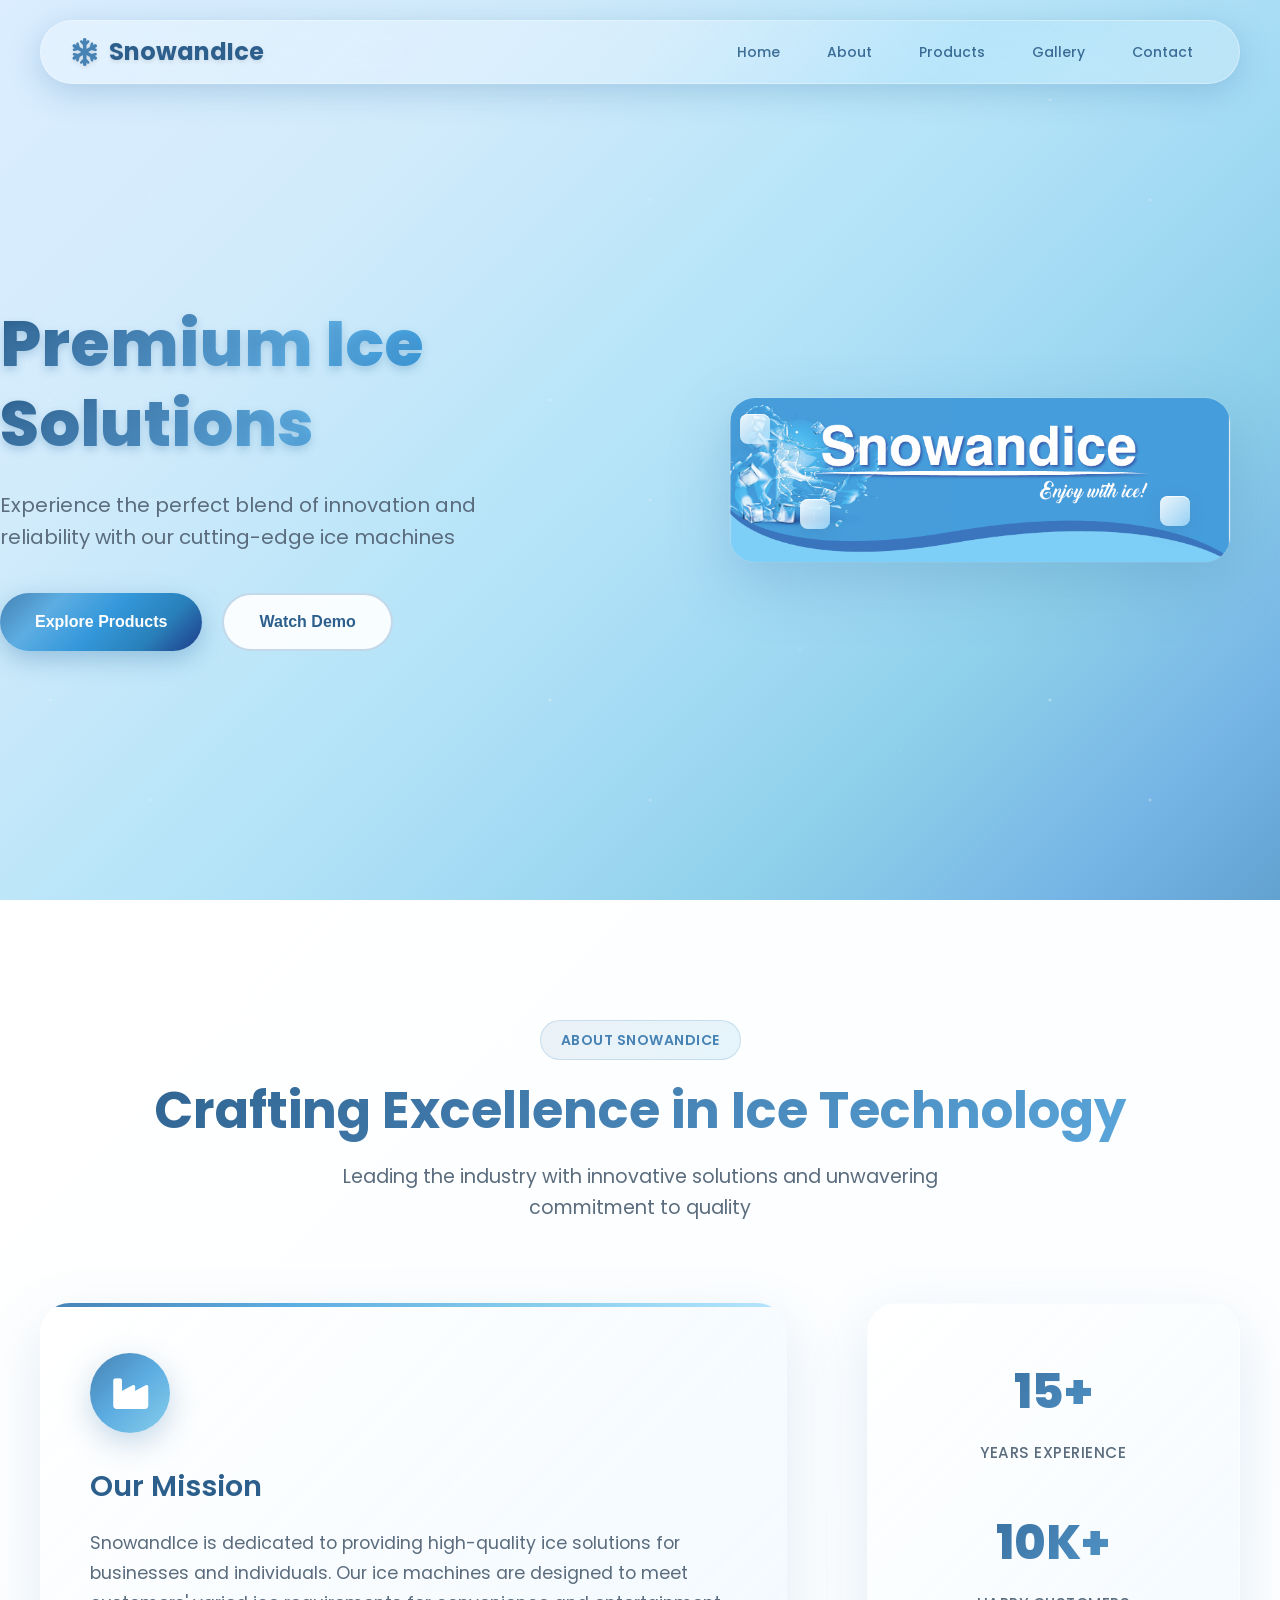
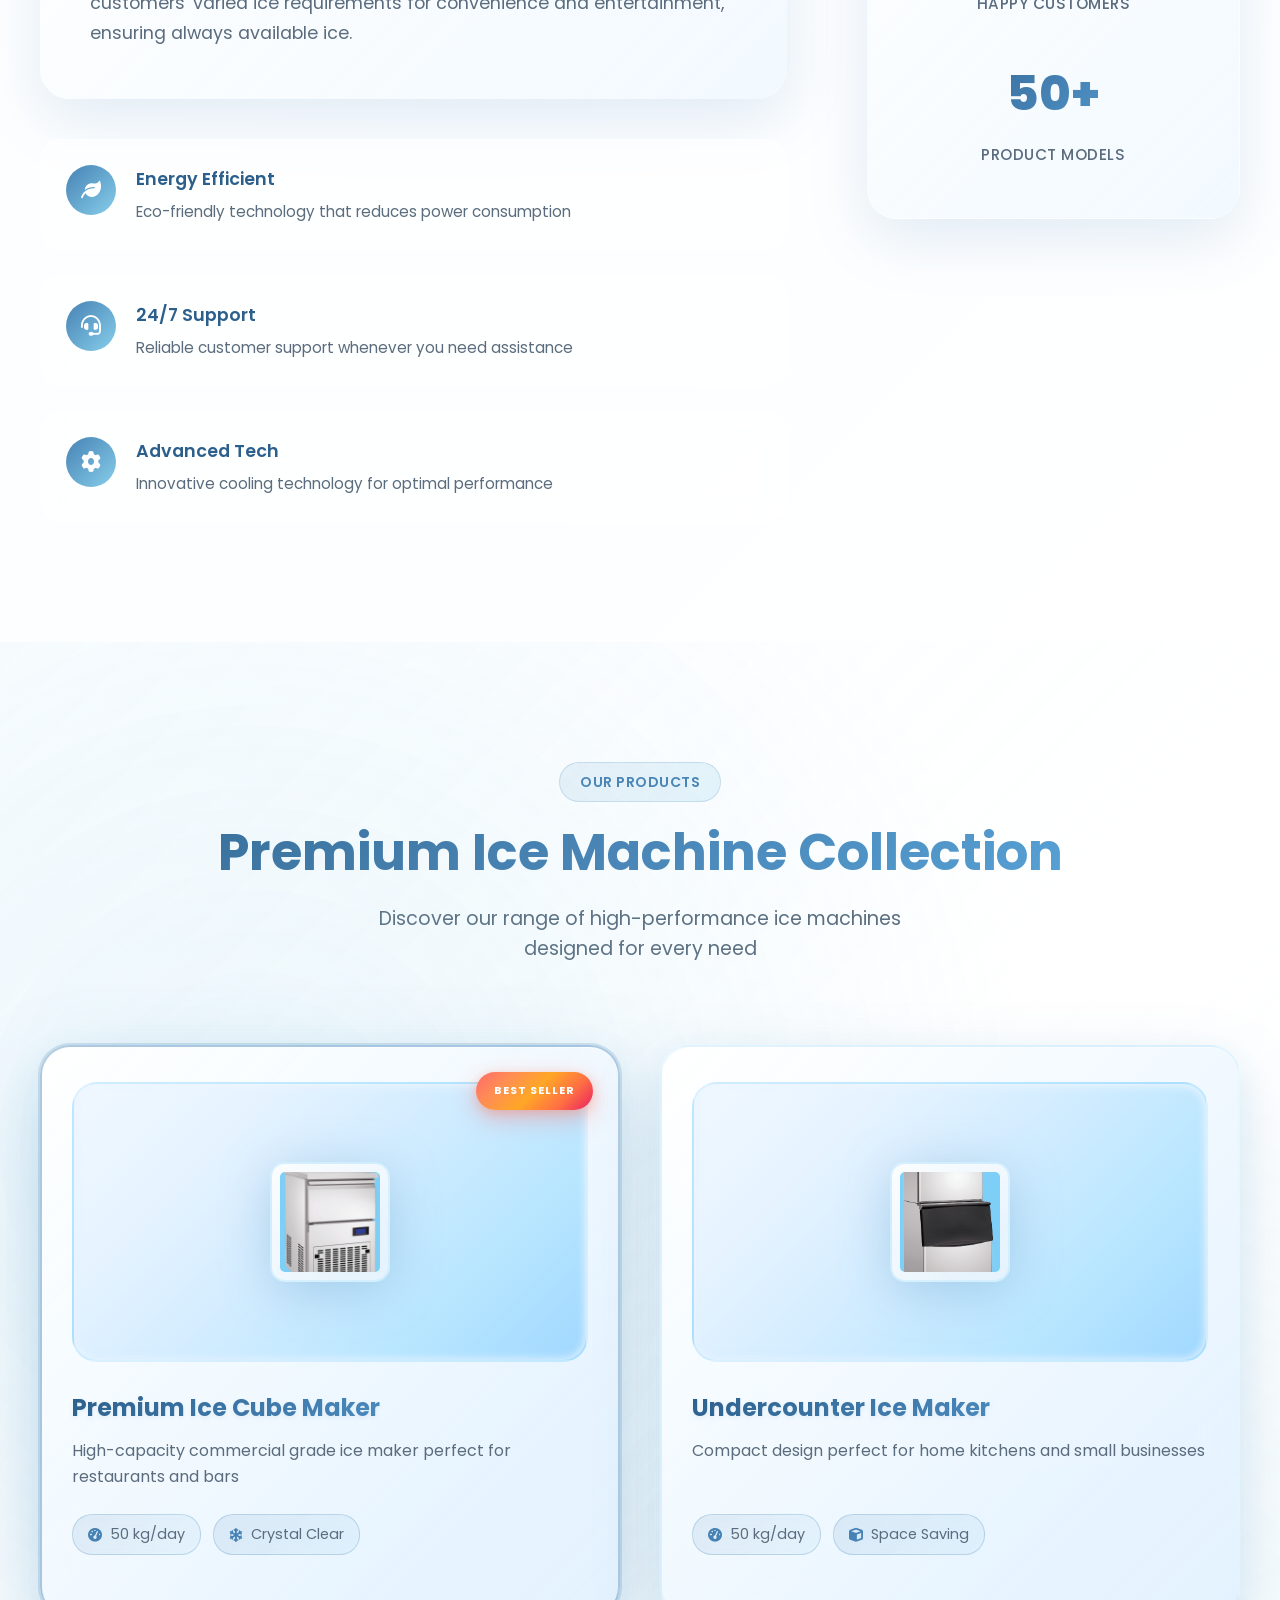
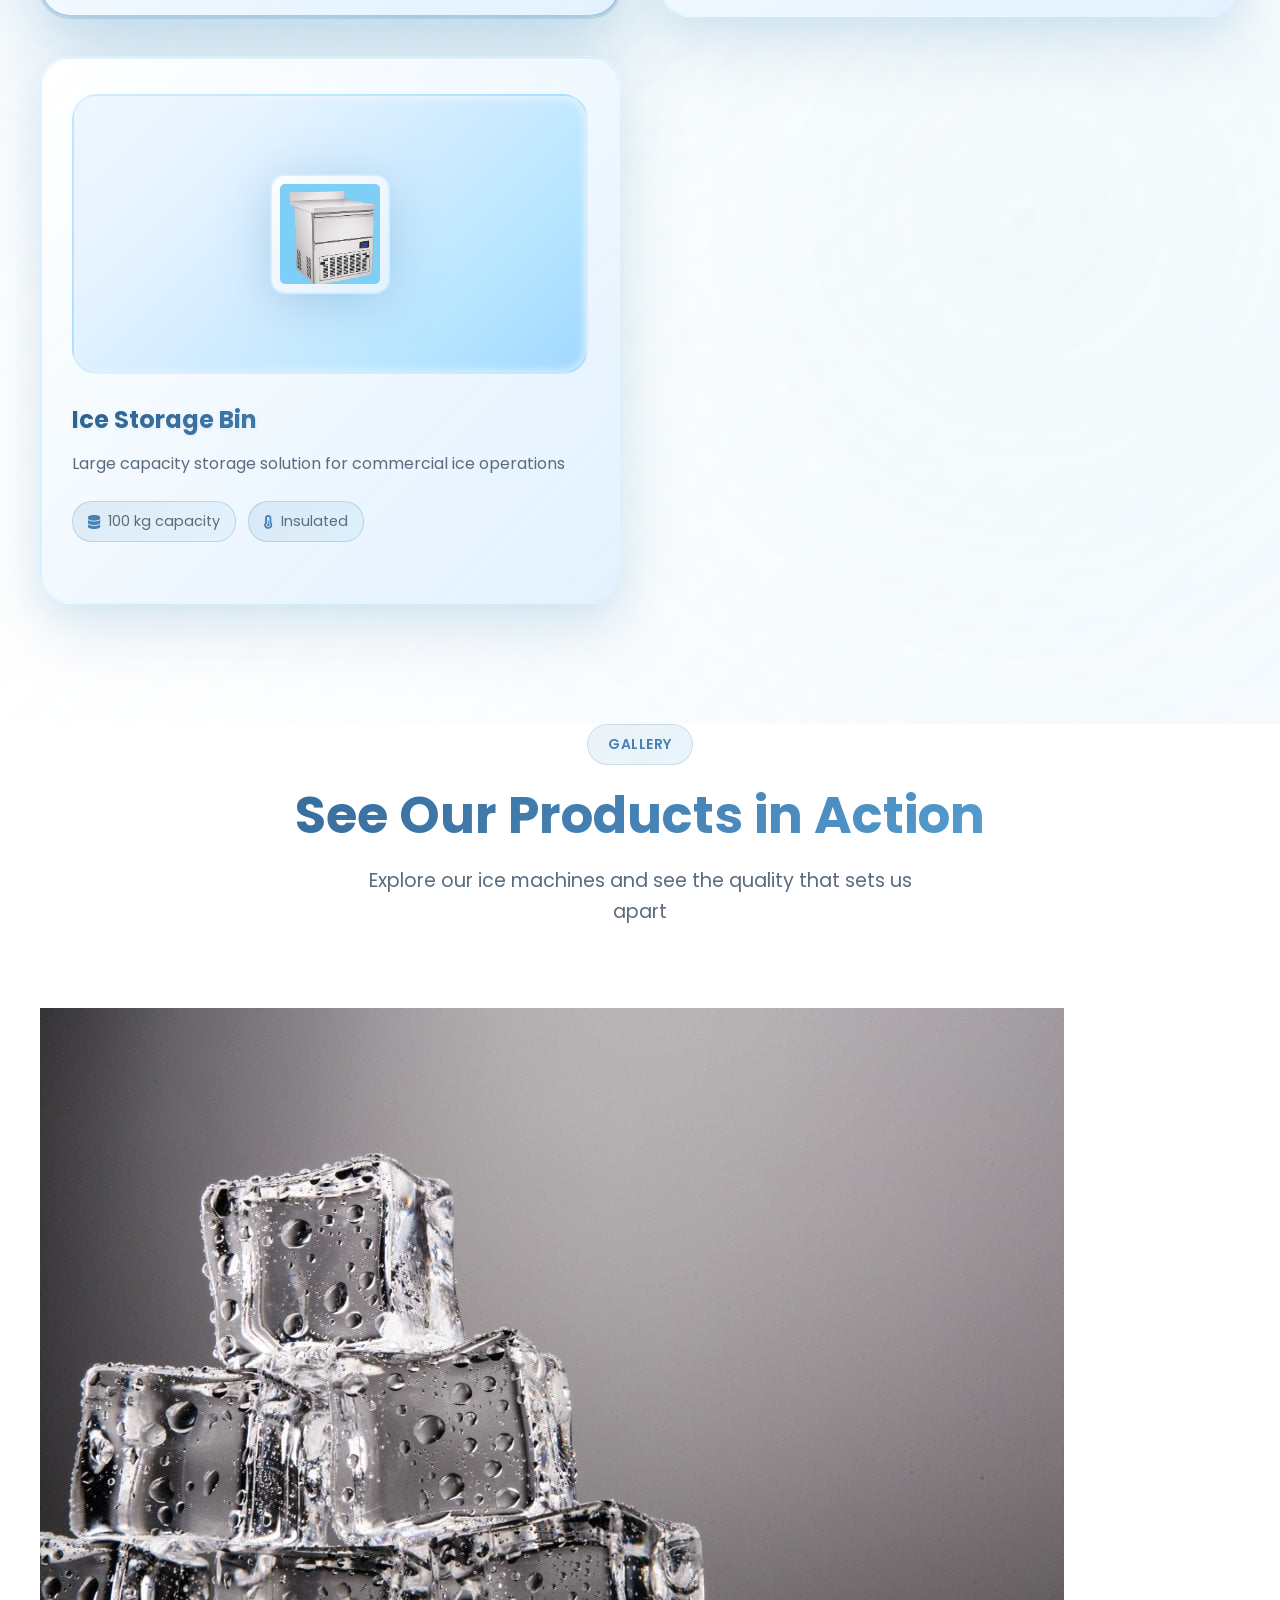
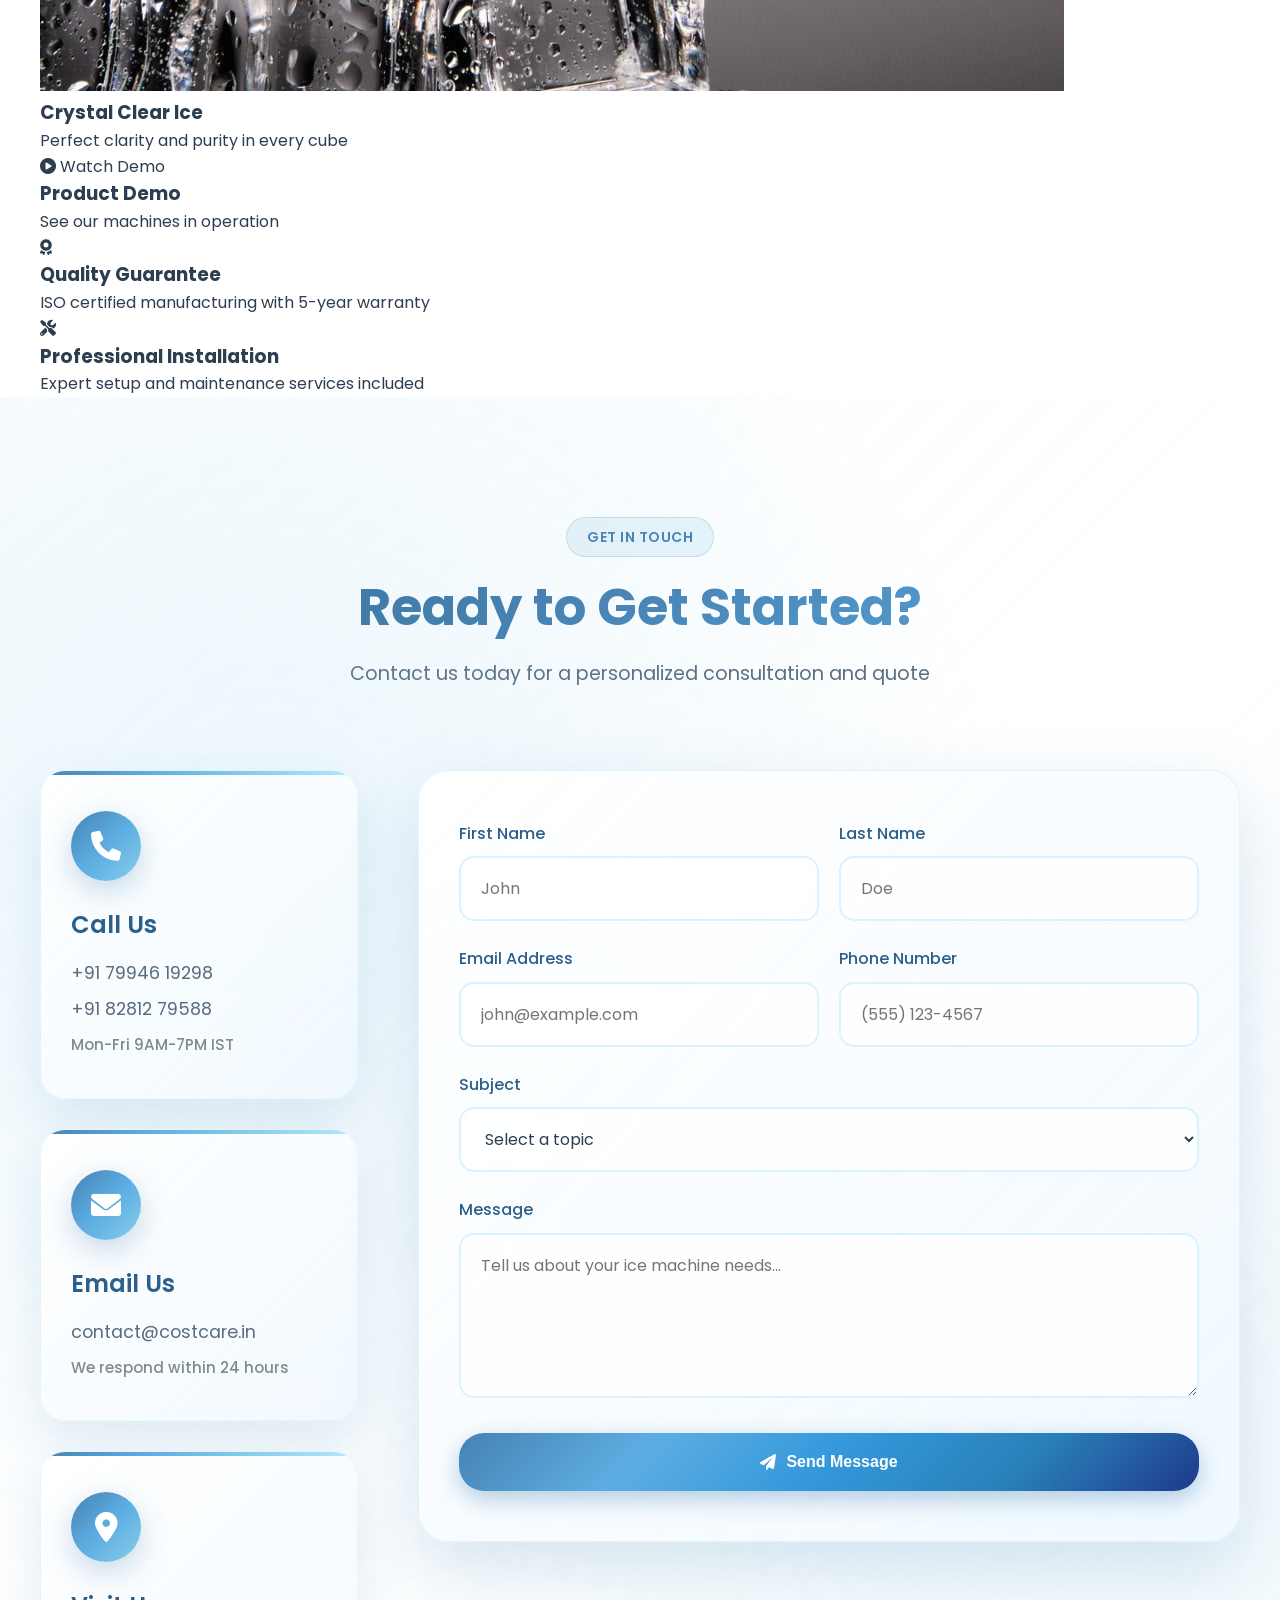
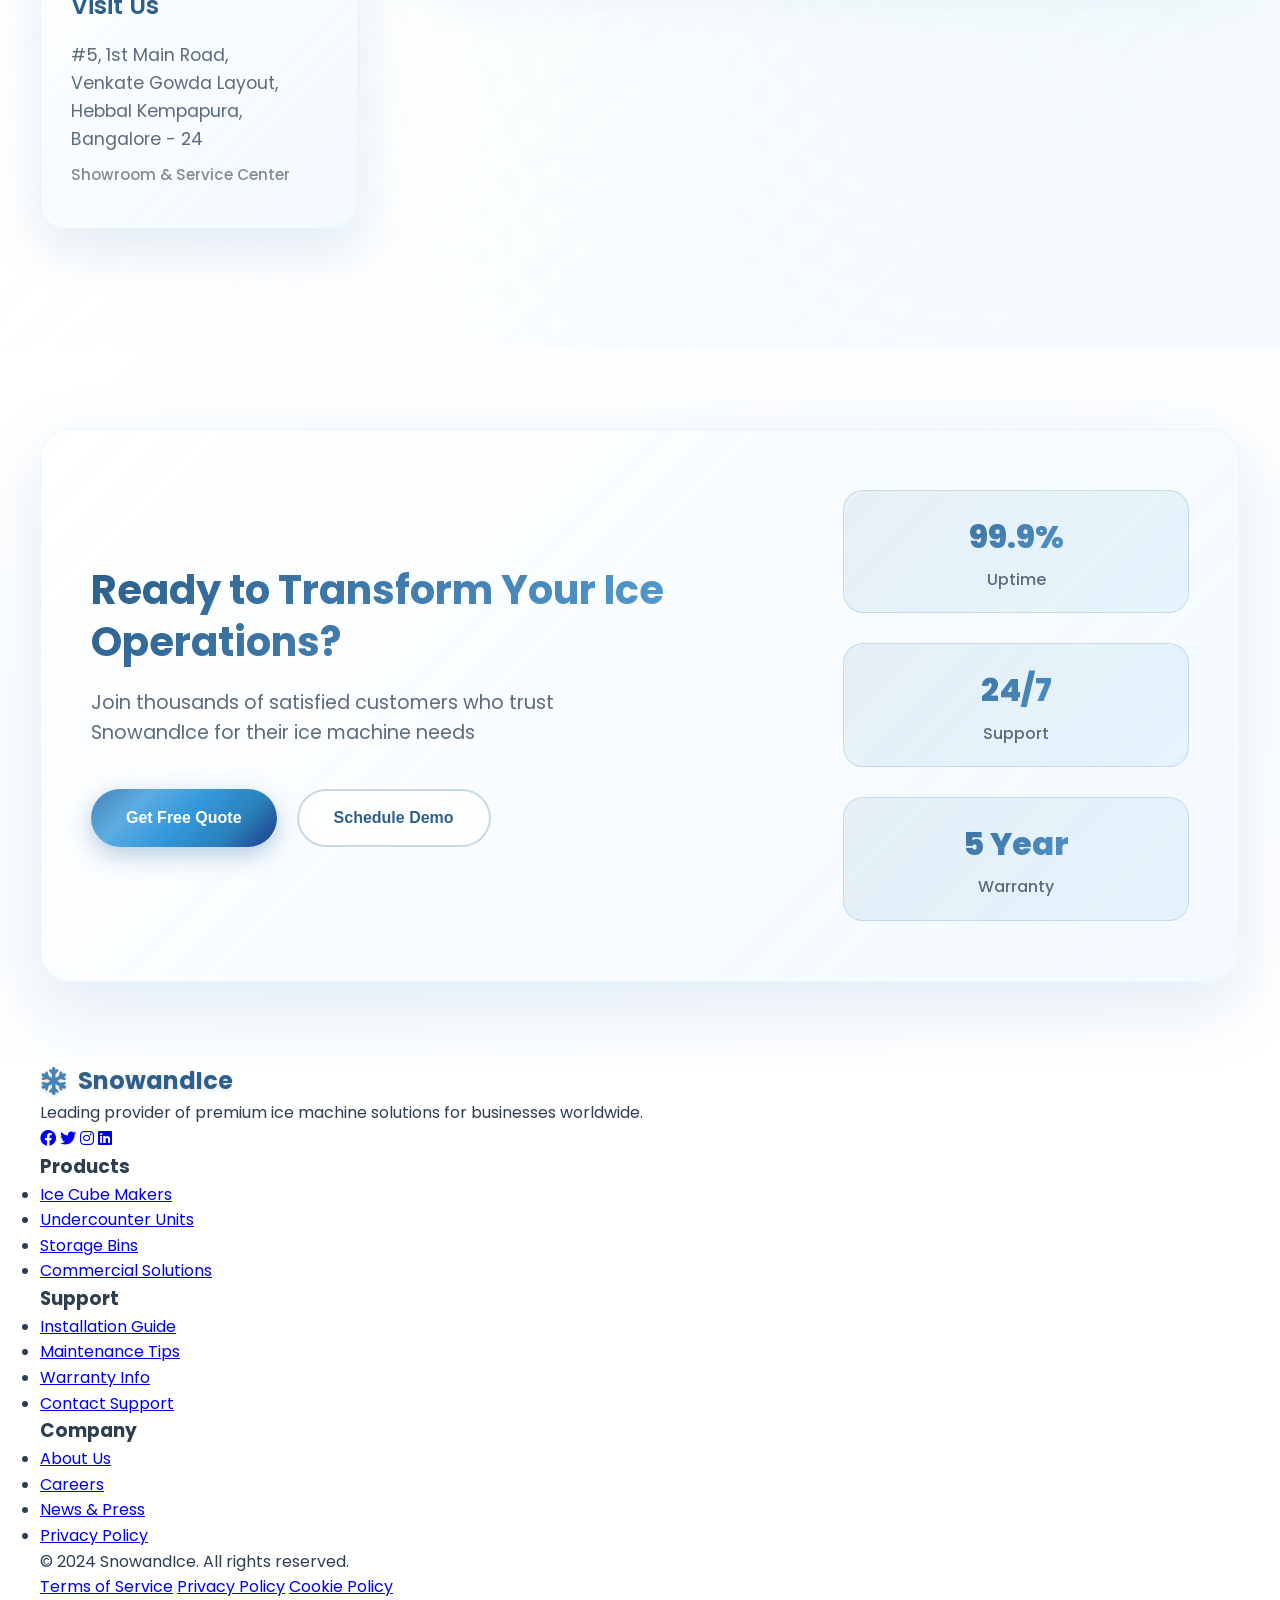
<file: index.html>
<!DOCTYPE html>
<html lang="en">
<head>
    <meta charset="UTF-8">
    <meta name="viewport" content="width=device-width, initial-scale=1.0">
    <title>Snowandice</title>
    <link rel="stylesheet" href="styles.css">
    <link href="https://fonts.googleapis.com/css2?family=Poppins:wght@300;400;500;600;700&display=swap" rel="stylesheet">
    <link rel="stylesheet" href="https://cdnjs.cloudflare.com/ajax/libs/font-awesome/6.0.0/css/all.min.css">
</head>
<body>
    <!-- Hero Section with Navigation -->
    <section class="hero-section">
        <!-- Floating Navigation -->
        <nav class="floating-nav">
            <div class="nav-container">
                <div class="brand-logo">
                    <i class="fas fa-snowflake"></i>
                    <span>SnowandIce</span>
                </div>
                <div class="nav-menu">
                    <a href="#home" class="nav-item active">Home</a>
                    <a href="#about" class="nav-item">About</a>
                    <a href="#products" class="nav-item">Products</a>
                    <a href="#gallery" class="nav-item">Gallery</a>
                    <a href="#contact" class="nav-item">Contact</a>
                </div>
                <button class="menu-toggle">
                    <span></span>
                    <span></span>
                    <span></span>
                </button>
            </div>
        </nav>
        
        <!-- Hero Content -->
        <div class="hero-content">
            <div class="hero-background">
                <div class="gradient-overlay"></div>
                <div class="ice-particles"></div>
            </div>
            <div class="hero-text">
                <h1 class="hero-title">
                    <span class="title-line">Premium Ice</span>
                    <span class="title-line">Solutions</span>
                </h1>
                <p class="hero-subtitle">Experience the perfect blend of innovation and reliability with our cutting-edge ice machines</p>
                <div class="hero-actions">
                    <button class="cta-primary">Explore Products</button>
                    <button class="cta-secondary">Watch Demo</button>
                </div>
            </div>
            <div class="hero-image">
                <img src="header-banner.png" alt="Premium Ice Machine" class="main-product-image">
                <div class="floating-elements">
                    <div class="ice-cube cube-1"></div>
                    <div class="ice-cube cube-2"></div>
                    <div class="ice-cube cube-3"></div>
                </div>
            </div>
        </div>
    </section>

    <!-- Main Content -->
    <main class="main-content">
        <!-- About Section -->
        <section id="about" class="about-section">
            <div class="container">
                <div class="section-header">
                    <span class="section-tag">About SnowandIce</span>
                    <h2 class="section-title">Crafting Excellence in Ice Technology</h2>
                    <p class="section-subtitle">Leading the industry with innovative solutions and unwavering commitment to quality</p>
                </div>
                
                <div class="about-grid">
                    <div class="about-content">
                        <div class="story-card">
                            <div class="story-icon">
                                <i class="fas fa-industry"></i>
                            </div>
                            <h3>Our Mission</h3>
                            <p>SnowandIce is dedicated to providing high-quality ice solutions for businesses and individuals. Our ice machines are designed to meet customers' varied ice requirements for convenience and entertainment, ensuring always available ice.</p>
                        </div>
                        
                        <div class="features-grid">
                            <div class="feature-item">
                                <div class="feature-icon">
                                    <i class="fas fa-leaf"></i>
                                </div>
                                <div class="feature-content">
                                    <h4>Energy Efficient</h4>
                                    <p>Eco-friendly technology that reduces power consumption</p>
                                </div>
                            </div>
                            <div class="feature-item">
                                <div class="feature-icon">
                                    <i class="fas fa-headset"></i>
                                </div>
                                <div class="feature-content">
                                    <h4>24/7 Support</h4>
                                    <p>Reliable customer support whenever you need assistance</p>
                                </div>
                            </div>
                            <div class="feature-item">
                                <div class="feature-icon">
                                    <i class="fas fa-cog"></i>
                                </div>
                                <div class="feature-content">
                                    <h4>Advanced Tech</h4>
                                    <p>Innovative cooling technology for optimal performance</p>
                                </div>
                            </div>
                        </div>
                    </div>
                    
                    <div class="about-visual">
                        <div class="stats-container">
                            <div class="stat-item">
                                <div class="stat-number">15+</div>
                                <div class="stat-label">Years Experience</div>
                            </div>
                            <div class="stat-item">
                                <div class="stat-number">10K+</div>
                                <div class="stat-label">Happy Customers</div>
                            </div>
                            <div class="stat-item">
                                <div class="stat-number">50+</div>
                                <div class="stat-label">Product Models</div>
                            </div>
                        </div>
                    </div>
                </div>
            </div>
        </section>
        
        <!-- Products Section -->
        <section id="products" class="products-section">
            <div class="container">
                <div class="section-header">
                    <span class="section-tag">Our Products</span>
                    <h2 class="section-title">Premium Ice Machine Collection</h2>
                    <p class="section-subtitle">Discover our range of high-performance ice machines designed for every need</p>
                </div>
                
                <div class="products-showcase">
                    <div class="product-card featured">
                        <div class="product-badge">Best Seller</div>
                        <div class="product-image-container">
                            <img src="Ice-Cube-Maker.png" alt="Ice Cube Maker" class="product-image">
                            <div class="product-overlay">
                                <button class="quick-view">Quick View</button>
                            </div>
                        </div>
                        <div class="product-info">
                            <h3>Premium Ice Cube Maker</h3>
                            <p class="product-description">High-capacity commercial grade ice maker perfect for restaurants and bars</p>
                            <div class="product-specs">
                                <span class="spec"><i class="fas fa-tachometer-alt"></i>50 kg/day</span>
                                <span class="spec"><i class="fas fa-snowflake"></i>Crystal Clear</span>
                            </div>
                        </div>
                    </div>
                    
                    <div class="product-card">
                        <div class="product-image-container">
                            <img src="Undercounter-Ice-Maker.png" alt="Undercounter Ice Maker" class="product-image">
                            <div class="product-overlay">
                                <button class="quick-view">Quick View</button>
                            </div>
                        </div>
                        <div class="product-info">
                            <h3>Undercounter Ice Maker</h3>
                            <p class="product-description">Compact design perfect for home kitchens and small businesses</p>
                            <div class="product-specs">
                                <span class="spec"><i class="fas fa-tachometer-alt"></i>50 kg/day</span>
                                <span class="spec"><i class="fas fa-cube"></i>Space Saving</span>
                            </div>
                        </div>
                    </div>
                    
                    <div class="product-card">
                        <div class="product-image-container">
                            <img src="Ice-Storage-Bin.png" alt="Ice Storage Bin" class="product-image">
                            <div class="product-overlay">
                                <button class="quick-view">Quick View</button>
                            </div>
                        </div>
                        <div class="product-info">
                            <h3>Ice Storage Bin</h3>
                            <p class="product-description">Large capacity storage solution for commercial ice operations</p>
                            <div class="product-specs">
                                <span class="spec"><i class="fas fa-database"></i>100 kg capacity</span>
                                <span class="spec"><i class="fas fa-thermometer-half"></i>Insulated</span>
                            </div>
                        </div>
                    </div>
                </div>
            </div>
        </section>

        <!-- Gallery Section -->
        <section id="gallery" class="gallery-section">
            <div class="container">
                <div class="section-header">
                    <span class="section-tag">Gallery</span>
                    <h2 class="section-title">See Our Products in Action</h2>
                    <p class="section-subtitle">Explore our ice machines and see the quality that sets us apart</p>
                </div>
                
                <div class="gallery-grid">
                    <div class="gallery-item large">
                        <img src="Ice-cubes.jpg" alt="Premium Ice Cubes">
                        <div class="gallery-overlay">
                            <h3>Crystal Clear Ice</h3>
                            <p>Perfect clarity and purity in every cube</p>
                        </div>
                    </div>
                    
                    <div class="gallery-item">
                        <div class="video-container">
                            <div class="video-placeholder">
                                <i class="fas fa-play-circle"></i>
                                <span>Watch Demo</span>
                            </div>
                        </div>
                        <div class="gallery-overlay">
                            <h3>Product Demo</h3>
                            <p>See our machines in operation</p>
                        </div>
                    </div>
                    
                    <div class="gallery-item">
                        <div class="feature-showcase">
                            <div class="showcase-icon">
                                <i class="fas fa-award"></i>
                            </div>
                            <h3>Quality Guarantee</h3>
                            <p>ISO certified manufacturing with 5-year warranty</p>
                        </div>
                    </div>
                    
                    <div class="gallery-item">
                        <div class="feature-showcase">
                            <div class="showcase-icon">
                                <i class="fas fa-tools"></i>
                            </div>
                            <h3>Professional Installation</h3>
                            <p>Expert setup and maintenance services included</p>
                        </div>
                    </div>
                </div>
            </div>
        </section>


        <!-- Contact Section -->
        <section id="contact" class="contact-section">
            <div class="container">
                <div class="section-header">
                    <span class="section-tag">Get In Touch</span>
                    <h2 class="section-title">Ready to Get Started?</h2>
                    <p class="section-subtitle">Contact us today for a personalized consultation and quote</p>
                </div>
                
                <div class="contact-content">
                    <div class="contact-info">
                        <div class="contact-card">
                            <div class="contact-icon">
                                <i class="fas fa-phone"></i>
                            </div>
                            <h3>Call Us</h3>
                            <p>+91 79946 19298</p>
                            <p>+91 82812 79588</p>
                            <span>Mon-Fri 9AM-7PM IST</span>
                        </div>
                        
                        <div class="contact-card">
                            <div class="contact-icon">
                                <i class="fas fa-envelope"></i>
                            </div>
                            <h3>Email Us</h3>
                            <p>contact@costcare.in</p>
                            <span>We respond within 24 hours</span>
                        </div>
                        
                        <div class="contact-card">
                            <div class="contact-icon">
                                <i class="fas fa-map-marker-alt"></i>
                            </div>
                            <h3>Visit Us</h3>
                            <p>#5, 1st Main Road,<br>Venkate Gowda Layout,<br>Hebbal Kempapura,<br>Bangalore - 24</p>
                            <span>Showroom & Service Center</span>
                        </div>
                    </div>
                    
                    <div class="contact-form-container">
                        <form class="contact-form">
                            <div class="form-row">
                                <div class="form-group">
                                    <label>First Name</label>
                                    <input type="text" placeholder="John" required>
                                </div>
                                <div class="form-group">
                                    <label>Last Name</label>
                                    <input type="text" placeholder="Doe" required>
                                </div>
                            </div>
                            <div class="form-row">
                                <div class="form-group">
                                    <label>Email Address</label>
                                    <input type="email" placeholder="john@example.com" required>
                                </div>
                                <div class="form-group">
                                    <label>Phone Number</label>
                                    <input type="tel" placeholder="(555) 123-4567" required>
                                </div>
                            </div>
                            <div class="form-group">
                                <label>Subject</label>
                                <select required>
                                    <option value="">Select a topic</option>
                                    <option value="quote">Request Quote</option>
                                    <option value="support">Technical Support</option>
                                    <option value="general">General Inquiry</option>
                                </select>
                            </div>
                            <div class="form-group">
                                <label>Message</label>
                                <textarea placeholder="Tell us about your ice machine needs..." rows="5" required></textarea>
                            </div>
                            <button type="submit" class="submit-btn">
                                <i class="fas fa-paper-plane"></i>
                                Send Message
                            </button>
                        </form>
                    </div>
                </div>
            </div>
        </section>

        <!-- Contact Info Section -->
        <section class="contact-info-section">
            <div class="container">
                <div class="cta-banner">
                    <div class="cta-content">
                        <h2>Ready to Transform Your Ice Operations?</h2>
                        <p>Join thousands of satisfied customers who trust SnowandIce for their ice machine needs</p>
                        <div class="cta-actions">
                            <button class="cta-primary">Get Free Quote</button>
                            <button class="cta-secondary">Schedule Demo</button>
                        </div>
                    </div>
                    <div class="cta-visual">
                        <div class="success-metrics">
                            <div class="metric">
                                <span class="metric-number">99.9%</span>
                                <span class="metric-label">Uptime</span>
                            </div>
                            <div class="metric">
                                <span class="metric-number">24/7</span>
                                <span class="metric-label">Support</span>
                            </div>
                            <div class="metric">
                                <span class="metric-number">5 Year</span>
                                <span class="metric-label">Warranty</span>
                            </div>
                        </div>
                    </div>
                </div>
            </div>
        </section>
    </main>

    <!-- Footer -->
    <footer class="footer">
        <div class="container">
            <div class="footer-content">
                <div class="footer-section">
                    <div class="footer-brand">
                        <div class="brand-logo">
                            <i class="fas fa-snowflake"></i>
                            <span>SnowandIce</span>
                        </div>
                        <p>Leading provider of premium ice machine solutions for businesses worldwide.</p>
                        <div class="social-links">
                            <a href="#" aria-label="Facebook"><i class="fab fa-facebook"></i></a>
                            <a href="#" aria-label="Twitter"><i class="fab fa-twitter"></i></a>
                            <a href="#" aria-label="Instagram"><i class="fab fa-instagram"></i></a>
                            <a href="#" aria-label="LinkedIn"><i class="fab fa-linkedin"></i></a>
                        </div>
                    </div>
                </div>
                
                <div class="footer-section">
                    <h3>Products</h3>
                    <ul>
                        <li><a href="#">Ice Cube Makers</a></li>
                        <li><a href="#">Undercounter Units</a></li>
                        <li><a href="#">Storage Bins</a></li>
                        <li><a href="#">Commercial Solutions</a></li>
                    </ul>
                </div>
                
                <div class="footer-section">
                    <h3>Support</h3>
                    <ul>
                        <li><a href="#">Installation Guide</a></li>
                        <li><a href="#">Maintenance Tips</a></li>
                        <li><a href="#">Warranty Info</a></li>
                        <li><a href="#">Contact Support</a></li>
                    </ul>
                </div>
                
                <div class="footer-section">
                    <h3>Company</h3>
                    <ul>
                        <li><a href="#">About Us</a></li>
                        <li><a href="#">Careers</a></li>
                        <li><a href="#">News & Press</a></li>
                        <li><a href="#">Privacy Policy</a></li>
                    </ul>
                </div>
            </div>
            
            <div class="footer-bottom">
                <div class="footer-divider"></div>
                <div class="footer-bottom-content">
                    <p>&copy; 2024 SnowandIce. All rights reserved.</p>
                    <div class="footer-links">
                        <a href="#">Terms of Service</a>
                        <a href="#">Privacy Policy</a>
                        <a href="#">Cookie Policy</a>
                    </div>
                </div>
            </div>
        </div>
    </footer>

    <script src="script.js"></script>
</body>
</html>
</file>
<file: styles.css>
/* CSS Reset and Base Styles */
* {
    margin: 0;
    padding: 0;
    box-sizing: border-box;
}

html {
    scroll-behavior: smooth;
}

body {
    font-family: 'Poppins', sans-serif;
    background: linear-gradient(135deg, 
        #F0F8FF 0%, 
        #E6F3FF 15%, 
        #D1ECFF 30%, 
        #B8E6FF 45%, 
        #A0D8FF 60%, 
        #87CEEB 75%, 
        #6BB6FF 90%, 
        #5DADE2 100%
    );
    background-attachment: fixed;
    min-height: 100vh;
    color: #2C3E50;
    line-height: 1.6;
    overflow-x: hidden;
}

/* Container */
.container {
    max-width: 1400px;
    margin: 0 auto;
    padding: 0 40px;
}

/* Hero Section */
.hero-section {
    min-height: 100vh;
    position: relative;
    display: flex;
    flex-direction: column;
    background: linear-gradient(135deg, 
        rgba(30, 144, 255, 0.1) 0%,
        rgba(135, 206, 235, 0.2) 25%,
        rgba(176, 224, 230, 0.3) 50%,
        rgba(173, 216, 230, 0.2) 75%,
        rgba(240, 248, 255, 0.1) 100%
    );
    overflow: hidden;
}

/* Floating Navigation */
.floating-nav {
    position: fixed;
    top: 20px;
    left: 50%;
    transform: translateX(-50%);
    width: calc(100% - 40px);
    max-width: 1200px;
    z-index: 1000;
    transition: all 0.3s ease;
}

.nav-container {
    display: flex;
    justify-content: space-between;
    align-items: center;
    padding: 12px 30px;
    background: linear-gradient(135deg, 
        rgba(255, 255, 255, 0.25) 0%,
        rgba(240, 248, 255, 0.35) 25%,
        rgba(230, 243, 255, 0.45) 50%,
        rgba(184, 230, 255, 0.35) 75%,
        rgba(255, 255, 255, 0.25) 100%
    );
    backdrop-filter: blur(20px);
    border-radius: 50px;
    border: 1px solid rgba(255, 255, 255, 0.3);
    box-shadow: 
        0 8px 32px rgba(70, 130, 180, 0.3),
        inset 0 1px 0 rgba(255, 255, 255, 0.4);
}

.brand-logo {
    display: flex;
    align-items: center;
    gap: 10px;
    font-size: 24px;
    font-weight: 700;
    color: #2C5F8B;
    text-shadow: 0 2px 4px rgba(0, 0, 0, 0.1);
}

.brand-logo i {
    font-size: 28px;
    color: #4682B4;
    animation: sparkle 2s infinite;
}

@keyframes sparkle {
    0%, 100% { transform: rotate(0deg) scale(1); }
    50% { transform: rotate(180deg) scale(1.1); }
}

.nav-menu {
    display: flex;
    gap: 15px;
}

.nav-item {
    color: rgba(44, 95, 139, 0.9);
    text-decoration: none;
    font-weight: 500;
    font-size: 14px;
    padding: 8px 16px;
    border-radius: 25px;
    transition: all 0.3s ease;
    position: relative;
    overflow: hidden;
}

.nav-item::before {
    content: '';
    position: absolute;
    top: 0;
    left: -100%;
    width: 100%;
    height: 100%;
    background: linear-gradient(90deg, 
        transparent, 
        rgba(255, 255, 255, 0.4), 
        transparent
    );
    transition: left 0.5s ease;
}

.nav-item:hover::before {
    left: 100%;
}

.nav-item:hover,
.nav-item.active {
    color: white;
    background: linear-gradient(135deg, 
        #4682B4 0%, 
        #5DADE2 25%, 
        #3498DB 50%, 
        #2980B9 75%, 
        #1E3A8A 100%
    );
    transform: translateY(-2px);
    box-shadow: 0 5px 15px rgba(70, 130, 180, 0.4);
}

.menu-toggle {
    display: none;
    flex-direction: column;
    background: none;
    border: none;
    cursor: pointer;
    padding: 5px;
}

.menu-toggle span {
    width: 25px;
    height: 3px;
    background: #2C5F8B;
    margin: 2px 0;
    transition: 0.3s;
    border-radius: 2px;
}

/* Hero Content */
.hero-content {
    flex: 1;
    display: grid;
    grid-template-columns: 1fr 1fr;
    align-items: center;
    gap: 80px;
    padding: 120px 0 60px;
    position: relative;
}

.hero-background {
    position: absolute;
    top: 0;
    left: 0;
    width: 100%;
    height: 100%;
    z-index: -2;
}

.gradient-overlay {
    position: absolute;
    top: 0;
    left: 0;
    width: 100%;
    height: 100%;
    background: linear-gradient(135deg, 
        rgba(240, 248, 255, 0.9) 0%,
        rgba(230, 243, 255, 0.8) 25%,
        rgba(184, 230, 255, 0.7) 50%,
        rgba(135, 206, 235, 0.6) 75%,
        rgba(70, 130, 180, 0.5) 100%
    );
}

.ice-particles {
    position: absolute;
    width: 100%;
    height: 100%;
    background-image: 
        radial-gradient(2px 2px at 50px 100px, rgba(255, 255, 255, 0.6), transparent),
        radial-gradient(2px 2px at 150px 200px, rgba(255, 255, 255, 0.5), transparent),
        radial-gradient(1px 1px at 300px 50px, rgba(255, 255, 255, 0.7), transparent),
        radial-gradient(1px 1px at 400px 150px, rgba(255, 255, 255, 0.4), transparent);
    background-size: 500px 300px;
    animation: float 20s infinite linear;
}

@keyframes float {
    0% { transform: translateY(0px) translateX(0px); }
    50% { transform: translateY(-20px) translateX(10px); }
    100% { transform: translateY(0px) translateX(0px); }
}

.hero-text {
    z-index: 2;
}

.hero-title {
    font-size: clamp(3rem, 5vw, 4.5rem);
    font-weight: 800;
    line-height: 1.1;
    margin-bottom: 30px;
    display: flex;
    flex-direction: column;
    gap: 10px;
}

.title-line {
    background: linear-gradient(135deg, 
        #2C5F8B 0%, 
        #4682B4 25%, 
        #5DADE2 50%, 
        #3498DB 75%, 
        #2980B9 100%
    );
    -webkit-background-clip: text;
    background-clip: text;
    -webkit-text-fill-color: transparent;
    text-shadow: 0 4px 8px rgba(70, 130, 180, 0.3);
    animation: slideInUp 1s ease-out;
}

.title-line:nth-child(2) {
    animation-delay: 0.2s;
}

@keyframes slideInUp {
    0% {
        opacity: 0;
        transform: translateY(50px);
    }
    100% {
        opacity: 1;
        transform: translateY(0);
    }
}

.hero-subtitle {
    font-size: 1.25rem;
    color: #5A6C7D;
    margin-bottom: 40px;
    max-width: 500px;
    animation: slideInUp 1s ease-out 0.4s both;
}

.hero-actions {
    display: flex;
    gap: 20px;
    animation: slideInUp 1s ease-out 0.6s both;
}

.cta-primary,
.cta-secondary {
    padding: 18px 35px;
    border-radius: 50px;
    font-weight: 600;
    font-size: 16px;
    border: none;
    cursor: pointer;
    transition: all 0.4s ease;
    position: relative;
    overflow: hidden;
}

.cta-primary {
    background: linear-gradient(135deg, 
        #4682B4 0%, 
        #5DADE2 25%, 
        #3498DB 50%, 
        #2980B9 75%, 
        #1E3A8A 100%
    );
    color: white;
    box-shadow: 0 8px 25px rgba(70, 130, 180, 0.4);
}

.cta-primary:hover {
    transform: translateY(-3px) scale(1.05);
    box-shadow: 0 15px 35px rgba(70, 130, 180, 0.6);
}

.cta-secondary {
    background: rgba(255, 255, 255, 0.9);
    color: #2C5F8B;
    border: 2px solid rgba(70, 130, 180, 0.3);
    backdrop-filter: blur(10px);
}

.cta-secondary:hover {
    background: rgba(255, 255, 255, 1);
    transform: translateY(-3px);
    box-shadow: 0 10px 25px rgba(70, 130, 180, 0.3);
}

.hero-image {
    position: relative;
    display: flex;
    justify-content: center;
    align-items: center;
    z-index: 2;
}

.main-product-image {
    width: 100%;
    max-width: 500px;
    height: auto;
    border-radius: 25px;
    box-shadow: 
        0 20px 60px rgba(70, 130, 180, 0.3),
        0 0 0 1px rgba(255, 255, 255, 0.1);
    animation: heroImageFloat 6s ease-in-out infinite;
}

@keyframes heroImageFloat {
    0%, 100% { transform: translateY(0px) rotate(0deg); }
    50% { transform: translateY(-20px) rotate(1deg); }
}

.floating-elements {
    position: absolute;
    width: 100%;
    height: 100%;
    pointer-events: none;
}

.ice-cube {
    position: absolute;
    width: 30px;
    height: 30px;
    background: linear-gradient(135deg, 
        rgba(255, 255, 255, 0.9), 
        rgba(184, 230, 255, 0.7)
    );
    border-radius: 8px;
    box-shadow: 
        0 5px 15px rgba(70, 130, 180, 0.3),
        inset 0 1px 0 rgba(255, 255, 255, 0.8);
    animation: cubeFloat 4s ease-in-out infinite;
}

.cube-1 {
    top: 10%;
    left: 10%;
    animation-delay: 0s;
}

.cube-2 {
    top: 60%;
    right: 15%;
    animation-delay: 1.5s;
}

.cube-3 {
    bottom: 20%;
    left: 20%;
    animation-delay: 3s;
}

@keyframes cubeFloat {
    0%, 100% { 
        transform: translateY(0px) rotate(0deg); 
        opacity: 0.7;
    }
    50% { 
        transform: translateY(-30px) rotate(180deg); 
        opacity: 1;
    }
}

/* Section Styles */
.section-header {
    text-align: center;
    margin-bottom: 80px;
    animation: fadeInUp 1s ease-out;
}

.section-tag {
    display: inline-block;
    background: linear-gradient(135deg, 
        rgba(70, 130, 180, 0.1), 
        rgba(135, 206, 235, 0.2)
    );
    color: #4682B4;
    font-size: 14px;
    font-weight: 600;
    padding: 8px 20px;
    border-radius: 25px;
    border: 1px solid rgba(70, 130, 180, 0.2);
    margin-bottom: 20px;
    letter-spacing: 0.5px;
    text-transform: uppercase;
}

.section-title {
    font-size: clamp(2.5rem, 4vw, 3.5rem);
    font-weight: 700;
    color: #2C5F8B;
    margin-bottom: 20px;
    line-height: 1.2;
    background: linear-gradient(135deg, 
        #2C5F8B 0%, 
        #4682B4 50%, 
        #5DADE2 100%
    );
    -webkit-background-clip: text;
    background-clip: text;
    -webkit-text-fill-color: transparent;
}

.section-subtitle {
    font-size: 1.2rem;
    color: #5A6C7D;
    max-width: 600px;
    margin: 0 auto;
    line-height: 1.6;
}

/* About Section */
.about-section {
    padding: 120px 0;
    background: linear-gradient(135deg, 
        rgba(255, 255, 255, 0.1) 0%,
        rgba(240, 248, 255, 0.2) 50%,
        rgba(255, 255, 255, 0.1) 100%
    );
}

.about-grid {
    display: grid;
    grid-template-columns: 2fr 1fr;
    gap: 80px;
    align-items: start;
}

.story-card {
    background: linear-gradient(135deg, 
        rgba(255, 255, 255, 0.95) 0%,
        rgba(248, 252, 255, 0.9) 50%,
        rgba(240, 248, 255, 0.85) 100%
    );
    padding: 50px;
    border-radius: 30px;
    box-shadow: 
        0 20px 60px rgba(70, 130, 180, 0.15),
        0 0 0 1px rgba(255, 255, 255, 0.2);
    backdrop-filter: blur(20px);
    margin-bottom: 40px;
    position: relative;
    overflow: hidden;
}

.story-card::before {
    content: '';
    position: absolute;
    top: 0;
    left: 0;
    right: 0;
    height: 4px;
    background: linear-gradient(90deg, 
        #4682B4, 
        #5DADE2, 
        #87CEEB, 
        #B8E6FF
    );
}

.story-icon {
    width: 80px;
    height: 80px;
    background: linear-gradient(135deg, 
        #4682B4 0%, 
        #5DADE2 50%, 
        #87CEEB 100%
    );
    border-radius: 50%;
    display: flex;
    align-items: center;
    justify-content: center;
    margin-bottom: 30px;
    box-shadow: 0 10px 30px rgba(70, 130, 180, 0.3);
}

.story-icon i {
    font-size: 35px;
    color: white;
}

.story-card h3 {
    font-size: 1.8rem;
    color: #2C5F8B;
    margin-bottom: 20px;
    font-weight: 600;
}

.story-card p {
    font-size: 1.1rem;
    color: #5A6C7D;
    line-height: 1.7;
}

.features-grid {
    display: grid;
    gap: 25px;
}

.feature-item {
    display: flex;
    align-items: flex-start;
    gap: 20px;
    padding: 25px;
    background: rgba(255, 255, 255, 0.6);
    border-radius: 20px;
    backdrop-filter: blur(10px);
    border: 1px solid rgba(255, 255, 255, 0.3);
    transition: all 0.3s ease;
}

.feature-item:hover {
    transform: translateY(-5px);
    box-shadow: 0 15px 40px rgba(70, 130, 180, 0.2);
    background: rgba(255, 255, 255, 0.8);
}

.feature-icon {
    width: 50px;
    height: 50px;
    background: linear-gradient(135deg, #4682B4, #87CEEB);
    border-radius: 50%;
    display: flex;
    align-items: center;
    justify-content: center;
    flex-shrink: 0;
}

.feature-icon i {
    font-size: 20px;
    color: white;
}

.feature-content h4 {
    font-size: 1.1rem;
    color: #2C5F8B;
    margin-bottom: 8px;
    font-weight: 600;
}

.feature-content p {
    color: #5A6C7D;
    font-size: 0.95rem;
    line-height: 1.5;
}

.stats-container {
    background: linear-gradient(135deg, 
        rgba(255, 255, 255, 0.95) 0%,
        rgba(248, 252, 255, 0.9) 50%,
        rgba(240, 248, 255, 0.85) 100%
    );
    padding: 50px 30px;
    border-radius: 30px;
    box-shadow: 0 20px 60px rgba(70, 130, 180, 0.15);
    backdrop-filter: blur(20px);
    border: 1px solid rgba(255, 255, 255, 0.3);
    position: sticky;
    top: 140px;
}

.stat-item {
    text-align: center;
    margin-bottom: 40px;
}

.stat-item:last-child {
    margin-bottom: 0;
}

.stat-number {
    display: block;
    font-size: 3rem;
    font-weight: 800;
    background: linear-gradient(135deg, #2C5F8B, #4682B4, #5DADE2);
    -webkit-background-clip: text;
    background-clip: text;
    -webkit-text-fill-color: transparent;
    margin-bottom: 10px;
}

.stat-label {
    color: #5A6C7D;
    font-size: 0.95rem;
    font-weight: 500;
    text-transform: uppercase;
    letter-spacing: 0.5px;
}

/* Products Section */
.products-section {
    padding: 120px 0;
    background: linear-gradient(135deg, 
        rgba(240, 248, 255, 0.3) 0%,
        rgba(255, 255, 255, 0.2) 50%,
        rgba(230, 243, 255, 0.3) 100%
    );
    position: relative;
    overflow: hidden;
}

.products-section::before {
    content: '';
    position: absolute;
    top: 0;
    left: 0;
    right: 0;
    bottom: 0;
    background: 
        radial-gradient(circle at 20% 30%, rgba(135, 206, 235, 0.15) 0%, transparent 50%),
        radial-gradient(circle at 80% 70%, rgba(176, 224, 230, 0.12) 0%, transparent 50%),
        radial-gradient(circle at 50% 50%, rgba(240, 248, 255, 0.1) 0%, transparent 50%);
    pointer-events: none;
}

.products-showcase {
    display: grid;
    grid-template-columns: repeat(auto-fit, minmax(380px, 1fr));
    gap: 40px;
    max-width: 1400px;
    margin: 0 auto;
    position: relative;
    z-index: 2;
}

.product-card {
    background: linear-gradient(135deg, 
        rgba(255, 255, 255, 0.95) 0%,
        rgba(248, 252, 255, 0.92) 25%,
        rgba(240, 248, 255, 0.9) 50%,
        rgba(230, 243, 255, 0.88) 75%,
        rgba(224, 240, 255, 0.85) 100%
    );
    border-radius: 30px;
    padding: 35px 30px;
    box-shadow: 
        0 25px 70px rgba(70, 130, 180, 0.18),
        0 10px 30px rgba(135, 206, 235, 0.15),
        0 0 0 1px rgba(255, 255, 255, 0.3),
        inset 0 1px 0 rgba(255, 255, 255, 0.4);
    backdrop-filter: blur(25px);
    transition: all 0.5s cubic-bezier(0.175, 0.885, 0.32, 1.275);
    position: relative;
    overflow: hidden;
    border: 2px solid rgba(184, 230, 255, 0.3);
    display: flex;
    flex-direction: column;
}

.product-card::before {
    content: '';
    position: absolute;
    top: -50%;
    left: -50%;
    width: 200%;
    height: 200%;
    background: linear-gradient(45deg, 
        transparent 30%, 
        rgba(255, 255, 255, 0.1) 50%, 
        transparent 70%
    );
    transform: rotate(-45deg) translate(-100%, -100%);
    transition: transform 0.8s ease;
}

.product-card:hover::before {
    transform: rotate(-45deg) translate(100%, 100%);
}

.product-card.featured {
    transform: scale(1.03);
    box-shadow: 
        0 35px 90px rgba(70, 130, 180, 0.25),
        0 15px 40px rgba(135, 206, 235, 0.2),
        0 0 0 2px rgba(70, 130, 180, 0.2),
        inset 0 1px 0 rgba(255, 255, 255, 0.5);
    border: 2px solid rgba(70, 130, 180, 0.4);
}

.product-card:hover {
    transform: translateY(-15px) scale(1.02);
    box-shadow: 
        0 40px 80px rgba(70, 130, 180, 0.3),
        0 20px 50px rgba(135, 206, 235, 0.25),
        0 0 0 1px rgba(255, 255, 255, 0.4),
        inset 0 1px 0 rgba(255, 255, 255, 0.6);
    border-color: rgba(70, 130, 180, 0.5);
}

.product-card.featured:hover {
    transform: translateY(-15px) scale(1.05);
    box-shadow: 
        0 45px 100px rgba(70, 130, 180, 0.35),
        0 25px 60px rgba(135, 206, 235, 0.3),
        0 0 0 2px rgba(70, 130, 180, 0.3);
}

.product-badge {
    position: absolute;
    top: 25px;
    right: 25px;
    background: linear-gradient(135deg, 
        #FF6B6B 0%, 
        #FF8E53 25%, 
        #FFA726 50%, 
        #FF7043 75%, 
        #E91E63 100%
    );
    color: white;
    font-size: 11px;
    font-weight: 700;
    padding: 10px 18px;
    border-radius: 25px;
    text-transform: uppercase;
    letter-spacing: 1px;
    box-shadow: 
        0 8px 25px rgba(255, 107, 107, 0.4),
        0 3px 10px rgba(255, 142, 83, 0.3);
    z-index: 3;
    animation: pulse 2s infinite;
}

@keyframes pulse {
    0%, 100% { transform: scale(1); }
    50% { transform: scale(1.05); }
}

.product-image-container {
    position: relative;
    margin-bottom: 30px;
    border-radius: 25px;
    overflow: hidden;
    background: linear-gradient(135deg, 
        #F0F8FF 0%, 
        #E6F3FF 25%, 
        #D1ECFF 50%, 
        #B8E6FF 75%, 
        #A0D8FF 100%
    );
    height: 280px;
    display: flex;
    align-items: center;
    justify-content: center;
    border: 2px solid rgba(184, 230, 255, 0.4);
    box-shadow: 
        inset 0 2px 10px rgba(240, 248, 255, 0.8),
        inset 0 -2px 10px rgba(224, 240, 255, 0.6);
}

.product-image {
    width: 120px;
    height: 120px;
    object-fit: cover;
    object-position: center;
    transition: all 0.4s cubic-bezier(0.175, 0.885, 0.32, 1.275);
    filter: drop-shadow(0 8px 25px rgba(70, 130, 180, 0.3));
    border-radius: 15px;
    border: 2px solid rgba(184, 230, 255, 0.5);
    background: linear-gradient(135deg, 
        rgba(255, 255, 255, 0.9), 
        rgba(240, 248, 255, 0.8)
    );
    padding: 8px;
}

.product-card:hover .product-image {
    transform: scale(1.1) rotate(2deg);
    filter: drop-shadow(0 12px 35px rgba(70, 130, 180, 0.4));
    border-color: rgba(70, 130, 180, 0.7);
}

.product-overlay {
    position: absolute;
    top: 0;
    left: 0;
    right: 0;
    bottom: 0;
    background: linear-gradient(135deg, 
        rgba(70, 130, 180, 0.92) 0%, 
        rgba(93, 173, 226, 0.88) 25%, 
        rgba(135, 206, 235, 0.85) 50%, 
        rgba(176, 224, 230, 0.82) 75%, 
        rgba(135, 206, 235, 0.9) 100%
    );
    display: flex;
    align-items: center;
    justify-content: center;
    opacity: 0;
    transition: all 0.4s ease;
    backdrop-filter: blur(10px);
}

.product-card:hover .product-overlay {
    opacity: 1;
}

.quick-view {
    background: linear-gradient(135deg, 
        rgba(255, 255, 255, 0.95), 
        rgba(248, 252, 255, 0.9)
    );
    color: #2C5F8B;
    border: 2px solid rgba(70, 130, 180, 0.3);
    padding: 15px 30px;
    border-radius: 30px;
    font-weight: 600;
    font-size: 14px;
    cursor: pointer;
    transition: all 0.3s ease;
    transform: translateY(25px);
    box-shadow: 0 8px 25px rgba(70, 130, 180, 0.2);
    backdrop-filter: blur(15px);
}

.product-card:hover .quick-view {
    transform: translateY(0);
}

.quick-view:hover {
    background: linear-gradient(135deg, white, #f8fbff);
    transform: scale(1.08);
    box-shadow: 0 12px 35px rgba(70, 130, 180, 0.3);
    border-color: rgba(70, 130, 180, 0.5);
}

.product-info {
    flex: 1;
    display: flex;
    flex-direction: column;
}

.product-info h3 {
    font-size: 1.5rem;
    color: #2C5F8B;
    margin-bottom: 15px;
    font-weight: 700;
    line-height: 1.3;
    background: linear-gradient(135deg, 
        #2C5F8B 0%, 
        #4682B4 50%, 
        #5DADE2 100%
    );
    -webkit-background-clip: text;
    background-clip: text;
    -webkit-text-fill-color: transparent;
    text-shadow: 0 2px 4px rgba(70, 130, 180, 0.1);
}

.product-description {
    color: #5A6C7D;
    font-size: 1rem;
    line-height: 1.6;
    margin-bottom: 25px;
    flex: 1;
}

.product-specs {
    display: flex;
    gap: 12px;
    margin-bottom: 25px;
    flex-wrap: wrap;
}

.spec {
    display: flex;
    align-items: center;
    gap: 8px;
    font-size: 0.9rem;
    color: #5A6C7D;
    background: linear-gradient(135deg, 
        rgba(70, 130, 180, 0.12), 
        rgba(135, 206, 235, 0.1)
    );
    padding: 8px 15px;
    border-radius: 20px;
    border: 1px solid rgba(70, 130, 180, 0.25);
    transition: all 0.3s ease;
    backdrop-filter: blur(10px);
}

.spec:hover {
    background: linear-gradient(135deg, 
        rgba(70, 130, 180, 0.18), 
        rgba(135, 206, 235, 0.15)
    );
    border-color: rgba(70, 130, 180, 0.4);
    transform: translateY(-2px);
}

.spec i {
    color: #4682B4;
    font-size: 14px;
}

/* Responsive Design for Products */
@media (max-width: 1024px) {
    .products-showcase {
        grid-template-columns: repeat(auto-fit, minmax(320px, 1fr));
        gap: 30px;
    }
    
    .product-image {
        width: 100px;
        height: 100px;
    }
    
    .product-image-container {
        height: 240px;
    }
}

@media (max-width: 768px) {
    .products-showcase {
        grid-template-columns: 1fr;
        gap: 25px;
    }
    
    .product-card {
        padding: 25px 20px;
    }
    
    .product-image {
        width: 90px;
        height: 90px;
    }
    
    .product-image-container {
        height: 200px;
        margin-bottom: 20px;
    }
    
    .product-info h3 {
        font-size: 1.3rem;
    }
    
    .product-description {
        font-size: 0.95rem;
    }
}

/* Product Categories */
.product-categories {
    margin-top: 80px;
    padding-top: 60px;
    border-top: 2px solid rgba(184, 230, 255, 0.3);
    position: relative;
}

.product-categories::before {
    content: '';
    position: absolute;
    top: -1px;
    left: 50%;
    transform: translateX(-50%);
    width: 200px;
    height: 2px;
    background: linear-gradient(90deg, 
        transparent, 
        rgba(70, 130, 180, 0.5), 
        transparent
    );
}

.category-header {
    text-align: center;
    margin-bottom: 50px;
}

.category-header h3 {
    font-size: 2rem;
    color: #2C5F8B;
    margin-bottom: 15px;
    font-weight: 600;
    background: linear-gradient(135deg, 
        #2C5F8B 0%, 
        #4682B4 50%, 
        #5DADE2 100%
    );
    -webkit-background-clip: text;
    background-clip: text;
    -webkit-text-fill-color: transparent;
}

.category-header p {
    color: #5A6C7D;
    font-size: 1.1rem;
    max-width: 500px;
    margin: 0 auto;
    line-height: 1.6;
}

.categories-grid {
    display: grid;
    grid-template-columns: repeat(auto-fit, minmax(250px, 1fr));
    gap: 30px;
    max-width: 1000px;
    margin: 0 auto;
}

.category-card {
    background: linear-gradient(135deg, 
        rgba(255, 255, 255, 0.9) 0%,
        rgba(248, 252, 255, 0.85) 50%,
        rgba(240, 248, 255, 0.8) 100%
    );
    padding: 35px 25px;
    border-radius: 25px;
    text-align: center;
    box-shadow: 
        0 15px 40px rgba(70, 130, 180, 0.15),
        0 5px 15px rgba(135, 206, 235, 0.1);
    backdrop-filter: blur(15px);
    border: 2px solid rgba(184, 230, 255, 0.3);
    transition: all 0.4s ease;
    cursor: pointer;
    position: relative;
    overflow: hidden;
}

.category-card::before {
    content: '';
    position: absolute;
    top: 0;
    left: -100%;
    width: 100%;
    height: 100%;
    background: linear-gradient(90deg, 
        transparent, 
        rgba(255, 255, 255, 0.2), 
        transparent
    );
    transition: left 0.6s ease;
}

.category-card:hover::before {
    left: 100%;
}

.category-card:hover {
    transform: translateY(-8px) scale(1.02);
    box-shadow: 
        0 25px 60px rgba(70, 130, 180, 0.25),
        0 10px 25px rgba(135, 206, 235, 0.15);
    border-color: rgba(70, 130, 180, 0.4);
}

.category-icon {
    width: 70px;
    height: 70px;
    background: linear-gradient(135deg, 
        #4682B4 0%, 
        #5DADE2 50%, 
        #87CEEB 100%
    );
    border-radius: 50%;
    display: flex;
    align-items: center;
    justify-content: center;
    margin: 0 auto 25px;
    box-shadow: 0 8px 25px rgba(70, 130, 180, 0.3);
    transition: all 0.3s ease;
}

.category-card:hover .category-icon {
    transform: scale(1.1) rotate(5deg);
    box-shadow: 0 12px 35px rgba(70, 130, 180, 0.4);
}

.category-icon i {
    font-size: 28px;
    color: white;
}

.category-card h4 {
    color: #2C5F8B;
    font-size: 1.3rem;
    margin-bottom: 12px;
    font-weight: 600;
}

.category-card p {
    color: #5A6C7D;
    font-size: 0.95rem;
    line-height: 1.5;
    margin-bottom: 20px;
}

.category-count {
    display: inline-block;
    background: linear-gradient(135deg, 
        rgba(70, 130, 180, 0.1), 
        rgba(135, 206, 235, 0.15)
    );
    color: #4682B4;
    font-size: 0.85rem;
    font-weight: 600;
    padding: 6px 15px;
    border-radius: 15px;
    border: 1px solid rgba(70, 130, 180, 0.2);
}

/* Responsive for Categories */
@media (max-width: 768px) {
    .categories-grid {
        grid-template-columns: repeat(auto-fit, minmax(200px, 1fr));
        gap: 20px;
    }
    
    .category-card {
        padding: 25px 20px;
    }
    
    .category-icon {
        width: 60px;
        height: 60px;
        margin-bottom: 20px;
    }
    
    .category-icon i {
        font-size: 24px;
    }
    
    .category-header h3 {
        font-size: 1.6rem;
    }
}

/* Responsive Design */
@media (max-width: 1200px) {
    .container {
        padding: 0 30px;
    }
    
    .hero-content {
        gap: 60px;
    }
    
    .about-grid {
        grid-template-columns: 1fr;
        gap: 60px;
    }
}

@media (max-width: 968px) {
    .nav-menu {
        display: none;
    }
    
    .menu-toggle {
        display: flex;
    }
    
    .hero-content {
        grid-template-columns: 1fr;
        gap: 40px;
        text-align: center;
        padding: 100px 0 40px;
    }
}

@media (max-width: 768px) {
    .container {
        padding: 0 20px;
    }
    
    .floating-nav {
        top: 10px;
        width: calc(100% - 20px);
    }
    
    .nav-container {
        padding: 10px 20px;
    }
    
    .hero-title {
        font-size: 2.5rem;
    }
    
    .hero-actions {
        flex-direction: column;
        gap: 15px;
    }
    
    .cta-primary,
    .cta-secondary {
        padding: 15px 30px;
        font-size: 15px;
    }
    
    .section-title {
        font-size: 2rem;
    }
    
    .story-card {
        padding: 30px;
    }
}

@media (max-width: 480px) {
    .floating-nav {
        top: 5px;
        width: calc(100% - 10px);
    }
    
    .hero-title {
        font-size: 2rem;
    }
    
    .hero-subtitle {
        font-size: 1rem;
    }
}

/* Contact Section */
.contact-section {
    padding: 120px 0;
    background: linear-gradient(135deg, 
        rgba(240, 248, 255, 0.3) 0%,
        rgba(255, 255, 255, 0.2) 50%,
        rgba(230, 243, 255, 0.3) 100%
    );
    position: relative;
    overflow: hidden;
}

.contact-section::before {
    content: '';
    position: absolute;
    top: 0;
    left: 0;
    right: 0;
    bottom: 0;
    background: 
        radial-gradient(circle at 20% 30%, rgba(135, 206, 235, 0.15) 0%, transparent 50%),
        radial-gradient(circle at 80% 70%, rgba(176, 224, 230, 0.12) 0%, transparent 50%),
        radial-gradient(circle at 50% 50%, rgba(240, 248, 255, 0.1) 0%, transparent 50%);
    pointer-events: none;
}

.contact-content {
    display: grid;
    grid-template-columns: 1fr 1fr;
    gap: 60px;
    align-items: start;
}

.contact-info {
    display: flex;
    flex-direction: column;
    gap: 30px;
}

.contact-card {
    background: linear-gradient(135deg, 
        rgba(255, 255, 255, 0.95) 0%,
        rgba(248, 252, 255, 0.9) 50%,
        rgba(240, 248, 255, 0.85) 100%
    );
    padding: 40px 30px;
    border-radius: 25px;
    box-shadow: 
        0 20px 50px rgba(70, 130, 180, 0.15),
        0 0 0 1px rgba(255, 255, 255, 0.2);
    backdrop-filter: blur(20px);
    border: 1px solid rgba(184, 230, 255, 0.3);
    transition: all 0.4s ease;
    position: relative;
    overflow: hidden;
}

.contact-card::before {
    content: '';
    position: absolute;
    top: 0;
    left: 0;
    right: 0;
    height: 4px;
    background: linear-gradient(90deg, 
        #4682B4, 
        #5DADE2, 
        #87CEEB, 
        #B8E6FF
    );
}

.contact-card:hover {
    transform: translateY(-8px);
    box-shadow: 
        0 30px 70px rgba(70, 130, 180, 0.25),
        0 0 0 1px rgba(255, 255, 255, 0.3);
}

.contact-icon {
    width: 70px;
    height: 70px;
    background: linear-gradient(135deg, 
        #4682B4 0%, 
        #5DADE2 50%, 
        #87CEEB 100%
    );
    border-radius: 50%;
    display: flex;
    align-items: center;
    justify-content: center;
    margin-bottom: 25px;
    box-shadow: 0 10px 30px rgba(70, 130, 180, 0.3);
}

.contact-icon i {
    font-size: 30px;
    color: white;
}

.contact-card h3 {
    font-size: 1.5rem;
    color: #2C5F8B;
    margin-bottom: 15px;
    font-weight: 600;
}

.contact-card p {
    color: #5A6C7D;
    font-size: 1.1rem;
    margin-bottom: 8px;
    line-height: 1.6;
}

.contact-card span {
    display: block;
    color: #7F8C8D;
    font-size: 0.95rem;
    font-weight: 500;
    margin-top: 10px;
}

.contact-form-container {
    background: linear-gradient(135deg, 
        rgba(255, 255, 255, 0.95) 0%,
        rgba(248, 252, 255, 0.9) 50%,
        rgba(240, 248, 255, 0.85) 100%
    );
    padding: 50px 40px;
    border-radius: 30px;
    box-shadow: 
        0 25px 70px rgba(70, 130, 180, 0.2),
        0 0 0 1px rgba(255, 255, 255, 0.3);
    backdrop-filter: blur(25px);
    border: 1px solid rgba(184, 230, 255, 0.4);
}

.contact-form {
    display: flex;
    flex-direction: column;
    gap: 25px;
}

.form-row {
    display: grid;
    grid-template-columns: 1fr 1fr;
    gap: 20px;
}

.form-group {
    display: flex;
    flex-direction: column;
    gap: 10px;
}

.form-group label {
    color: #2C5F8B;
    font-weight: 500;
    font-size: 1rem;
}

.form-group input,
.form-group select,
.form-group textarea {
    padding: 18px 20px;
    border-radius: 15px;
    border: 2px solid rgba(184, 230, 255, 0.5);
    background: rgba(255, 255, 255, 0.8);
    font-family: 'Poppins', sans-serif;
    font-size: 1rem;
    color: #2C3E50;
    transition: all 0.3s ease;
    backdrop-filter: blur(5px);
}

.form-group input:focus,
.form-group select:focus,
.form-group textarea:focus {
    outline: none;
    border-color: #4682B4;
    box-shadow: 0 5px 15px rgba(70, 130, 180, 0.2);
    background: rgba(255, 255, 255, 0.95);
}

.form-group textarea {
    min-height: 150px;
    resize: vertical;
}

.submit-btn {
    background: linear-gradient(135deg, 
        #4682B4 0%, 
        #5DADE2 25%, 
        #3498DB 50%, 
        #2980B9 75%, 
        #1E3A8A 100%
    );
    color: white;
    border: none;
    padding: 20px 35px;
    border-radius: 25px;
    font-weight: 600;
    font-size: 16px;
    cursor: pointer;
    transition: all 0.4s ease;
    box-shadow: 0 8px 25px rgba(70, 130, 180, 0.4);
    display: flex;
    align-items: center;
    justify-content: center;
    gap: 10px;
    margin-top: 10px;
}

.submit-btn:hover {
    transform: translateY(-3px) scale(1.03);
    box-shadow: 0 15px 35px rgba(70, 130, 180, 0.6);
}

.submit-btn:active {
    transform: translateY(-1px);
}

/* Contact Info Section */
.contact-info-section {
    padding: 80px 0;
    background: linear-gradient(135deg, 
        rgba(255, 255, 255, 0.1) 0%,
        rgba(240, 248, 255, 0.2) 50%,
        rgba(255, 255, 255, 0.1) 100%
    );
}

.cta-banner {
    display: grid;
    grid-template-columns: 2fr 1fr;
    gap: 60px;
    align-items: center;
    background: linear-gradient(135deg, 
        rgba(255, 255, 255, 0.9) 0%,
        rgba(248, 252, 255, 0.85) 50%,
        rgba(240, 248, 255, 0.8) 100%
    );
    padding: 60px 50px;
    border-radius: 30px;
    box-shadow: 
        0 25px 70px rgba(70, 130, 180, 0.15),
        0 0 0 1px rgba(255, 255, 255, 0.2);
    backdrop-filter: blur(20px);
    border: 1px solid rgba(184, 230, 255, 0.3);
}

.cta-content h2 {
    font-size: 2.5rem;
    color: #2C5F8B;
    margin-bottom: 20px;
    line-height: 1.3;
    background: linear-gradient(135deg, 
        #2C5F8B 0%, 
        #4682B4 50%, 
        #5DADE2 100%
    );
    -webkit-background-clip: text;
    background-clip: text;
    -webkit-text-fill-color: transparent;
}

.cta-content p {
    font-size: 1.2rem;
    color: #5A6C7D;
    margin-bottom: 40px;
    line-height: 1.6;
    max-width: 500px;
}

.cta-actions {
    display: flex;
    gap: 20px;
}

.success-metrics {
    display: flex;
    flex-direction: column;
    gap: 30px;
}

.metric {
    text-align: center;
    padding: 20px;
    background: linear-gradient(135deg, 
        rgba(70, 130, 180, 0.1), 
        rgba(135, 206, 235, 0.15)
    );
    border-radius: 20px;
    border: 1px solid rgba(70, 130, 180, 0.2);
}

.metric-number {
    display: block;
    font-size: 2rem;
    font-weight: 800;
    background: linear-gradient(135deg, #2C5F8B, #4682B4, #5DADE2);
    -webkit-background-clip: text;
    background-clip: text;
    -webkit-text-fill-color: transparent;
    margin-bottom: 5px;
}

.metric-label {
    color: #5A6C7D;
    font-size: 1rem;
    font-weight: 500;
}

/* Responsive Design for Contact Section */
@media (max-width: 968px) {
    .contact-content {
        grid-template-columns: 1fr;
        gap: 50px;
    }
    
    .cta-banner {
        grid-template-columns: 1fr;
        gap: 40px;
        text-align: center;
    }
    
    .cta-content p {
        margin: 0 auto 40px;
    }
    
    .cta-actions {
        justify-content: center;
    }
    
    .success-metrics {
        align-items: center;
    }
}

@media (max-width: 768px) {
    .contact-section {
        padding: 80px 0;
    }
    
    .contact-form-container {
        padding: 35px 25px;
    }
    
    .form-row {
        grid-template-columns: 1fr;
        gap: 15px;
    }
    
    .contact-card {
        padding: 30px 25px;
    }
    
    .contact-icon {
        width: 60px;
        height: 60px;
        margin-bottom: 20px;
    }
    
    .contact-icon i {
        font-size: 25px;
    }
    
    .contact-card h3 {
        font-size: 1.3rem;
    }
    
    .contact-card p {
        font-size: 1rem;
    }
    
    .form-group input,
    .form-group select,
    .form-group textarea {
        padding: 15px 18px;
        font-size: 0.95rem;
    }
    
    .submit-btn {
        padding: 18px 30px;
        font-size: 15px;
    }
    
    .cta-content h2 {
        font-size: 2rem;
    }
    
    .cta-content p {
        font-size: 1.1rem;
    }
    
    .cta-actions {
        flex-direction: column;
        gap: 15px;
    }
    
    .cta-primary,
    .cta-secondary {
        width: 100%;
    }
}

@media (max-width: 480px) {
    .contact-section {
        padding: 60px 0;
    }
    
    .contact-form-container {
        padding: 25px 20px;
    }
    
    .contact-card {
        padding: 25px 20px;
    }
    
    .cta-banner {
        padding: 40px 25px;
    }
    
    .cta-content h2 {
        font-size: 1.8rem;
    }
    
    .metric {
        padding: 15px;
    }
    
    .metric-number {
        font-size: 1.5rem;
    }
}

/* Animations */
@keyframes fadeInUp {
    0% {
        opacity: 0;
        transform: translateY(30px);
    }
    100% {
        opacity: 1;
        transform: translateY(0);
    }
}
</file>
